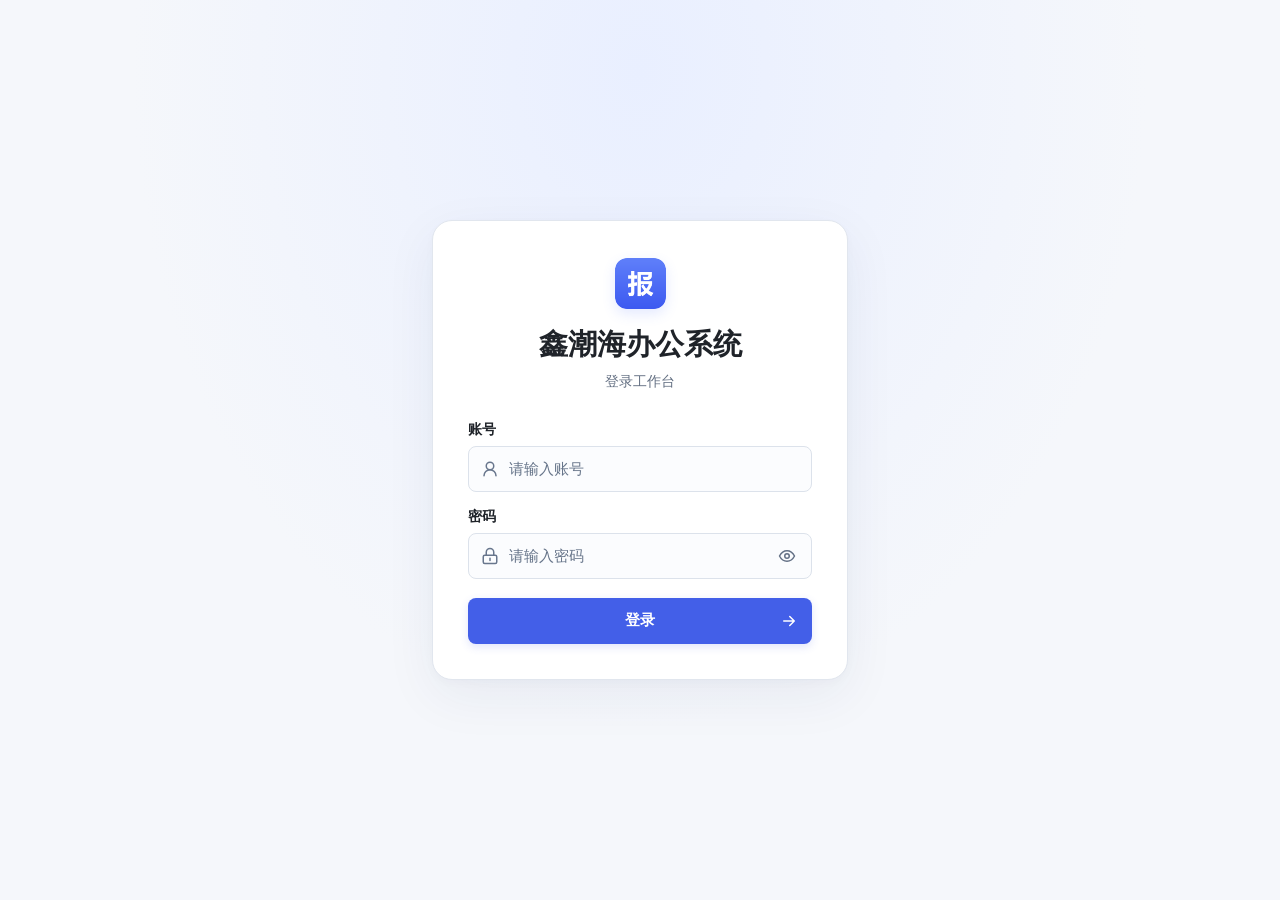
<file: frontend/index.html>
﻿<!DOCTYPE html>
<html lang="zh-CN">

<head>
  <meta charset="UTF-8">
  <meta name="viewport" content="width=device-width, initial-scale=1.0">
  <title>鑫潮海办公系统</title>
  <meta name="theme-color" content="#4d6bfe">
  <link rel="manifest" href="manifest.json">
  <link rel="icon" type="image/png" href="icon-192.png">
  <link rel="apple-touch-icon" href="icon-192.png">
  <link rel="stylesheet" href="styles.css?v=20261120-fix43">
</head>

<body>

  <!-- 登录 -->
  <main id="login-view" class="login-wrap hidden">
    <section class="login-card" aria-labelledby="login-title">
      <header class="login-heading">
        <img class="login-mark" src="icon-192.png" alt="" width="51" height="51">
        <h1 id="login-title">鑫潮海办公系统</h1>
        <p>登录工作台</p>
      </header>
      <form id="login-form" class="login-form" method="post" novalidate>
        <div class="login-field">
          <label for="login-user">账号</label>
          <div class="login-input">
            <svg viewBox="0 0 24 24" width="18" height="18" fill="none" stroke="currentColor" stroke-width="2" stroke-linecap="round" aria-hidden="true"><circle cx="12" cy="8" r="5"/><path d="M20 21a8 8 0 0 0-16 0"/></svg>
            <input id="login-user" autocomplete="username" autocapitalize="none" spellcheck="false" placeholder="请输入账号" required>
          </div>
        </div>
        <div class="login-field">
          <label for="login-pass">密码</label>
          <div class="login-input">
            <svg viewBox="0 0 24 24" width="18" height="18" fill="none" stroke="currentColor" stroke-width="2" stroke-linecap="round" aria-hidden="true"><rect x="3" y="11" width="18" height="11" rx="2"/><path d="M7 11V7a5 5 0 0 1 10 0v4M12 15v3"/></svg>
            <input id="login-pass" type="password" autocomplete="current-password" placeholder="请输入密码" required>
            <button id="login-pass-toggle" class="login-pass-toggle" type="button" aria-label="显示密码" title="显示密码" aria-controls="login-pass">
              <svg class="login-eye-open" viewBox="0 0 24 24" width="18" height="18" fill="none" stroke="currentColor" stroke-width="2" stroke-linecap="round" stroke-linejoin="round" aria-hidden="true"><path d="M2 12s3.6-7 10-7 10 7 10 7-3.6 7-10 7-10-7-10-7Z"/><circle cx="12" cy="12" r="3"/></svg>
              <svg class="login-eye-closed" viewBox="0 0 24 24" width="18" height="18" fill="none" stroke="currentColor" stroke-width="2" stroke-linecap="round" stroke-linejoin="round" aria-hidden="true"><path d="M3 3l18 18M10.6 5.1c.5-.1.9-.1 1.4-.1 6.4 0 10 7 10 7a13.6 13.6 0 0 1-2.5 3.3M6.1 6.1A15 15 0 0 0 2 12s3.6 7 10 7c1.9 0 3.6-.6 5-1.4M9.9 9.9a3 3 0 0 0 4.2 4.2"/></svg>
            </button>
          </div>
        </div>
        <p id="login-err" class="login-error" role="alert"></p>
        <button id="login-btn" class="login-submit" type="submit">
          <span id="login-btn-label">登录</span>
          <svg class="login-arrow" viewBox="0 0 24 24" width="18" height="18" fill="none" stroke="currentColor" stroke-width="2" stroke-linecap="round" stroke-linejoin="round" aria-hidden="true"><path d="M5 12h14m-6-6 6 6-6 6"/></svg>
        </button>
      </form>
    </section>
  </main>

  <!-- 主界面 -->
  <div id="app-view" class="app hidden">
    <aside class="sidebar">
      <div class="side-title">🛠️ 鑫潮海办公系统</div>
      <div class="side-duo">
        <button id="new-chat" class="new-chat-btn">新建报价</button>
        <button id="btn-prices" class="new-chat-btn side-btn price-entry">配件价格表</button>
      </div>
      <button id="btn-stock" class="side-btn">📦 库存表</button>
      <button id="btn-recv" class="side-btn">🧾 应收明细</button>
      <button id="btn-inv" class="side-btn">📊 发票进项统计</button>
      <button id="btn-fav" class="side-btn">🔖 网页收藏夹</button>
      <button id="btn-apps" class="side-btn">🚀 应用收藏夹</button>
      <button id="btn-dispatch" class="side-btn">🗓️ 外派预约</button>
      <button id="btn-perf" class="side-btn">📈 业绩报表</button>
      <button id="btn-todo" class="side-btn">✅ 代办事项</button>
      <button id="btn-pay" class="side-btn">💰 款项统计</button>
      <button id="btn-io" class="side-btn">📥 出入库</button>
      <div class="side-label">历史报价</div>
      <div id="history-list" class="history-list"></div>
      <div class="side-footer">
        <div id="whoami" class="whoami"></div>
        <button id="btn-exit-imp" class="side-btn side-btn-warn hidden">🚪 退出模拟（返回 admin）</button>
        <button id="btn-settings" class="side-btn">⚙️ 设置</button>
        <button id="btn-change-pass" class="side-btn">修改密码</button>
        <button id="btn-admin" class="side-btn hidden">账号管理</button>
        <button id="btn-logout" class="side-btn">退出登录</button>
      </div>
    </aside>

    <main class="chat-main">
      <!-- 对话页 -->
      <div id="chat-page" class="chat-page">
        <div id="messages" class="messages"></div>
        <div class="input-bar">
          <textarea id="input" rows="1" placeholder="输入需求，Enter 发送 / Shift+Enter 换行&#10;"></textarea>
          <button id="send">发送</button>
        </div>
      </div>
      <!-- 配件价格表页 -->
      <div id="price-page" class="price-page hidden">
        <div class="price-toolbar">
          <div id="price-tabs" class="price-tabs"></div>
          <input id="price-search" class="price-search" placeholder="搜索：型号 / 容量 / 接口 等关键词">
        </div>
        <div id="price-content" class="price-content"></div>
      </div>
      <!-- 库存表页（与报价无关） -->
      <div id="stock-page" class="price-page hidden">
        <div class="price-toolbar">
          <div id="stock-info" class="stock-info"></div>
          <input id="stock-search" class="price-search" placeholder="搜索货品名称">
        </div>
        <div id="stock-content" class="price-content"></div>
      </div>
      <!-- 应收明细页（每人只看自己经手的数据） -->
      <div id="recv-page" class="price-page hidden">
        <div class="price-toolbar">
          <div id="recv-info" class="stock-info"></div>
          <div id="recv-filter" class="recv-filter"></div>
        </div>
        <div id="recv-content" class="price-content"></div>
      </div>
      <!-- 发票进项统计页（admin/库存上传员导入，所有登录用户可见，无导出） -->
      <div id="inv-page" class="price-page hidden">
        <div class="price-toolbar">
          <div id="inv-info" class="stock-info"></div>
          <input id="inv-search" class="price-search" placeholder="搜索货物名称/型号">
        </div>
        <div id="inv-content" class="price-content"></div>
      </div>
      <!-- 网页收藏夹页（admin 可管理，所有人可见可点击） -->
      <div id="fav-page" class="price-page hidden">
        <div class="price-toolbar">
          <div id="fav-info" class="stock-info"></div>
        </div>
        <div id="fav-content" class="price-content"></div>
      </div>
      <!-- 应用收藏夹页（每人维护自己的列表；桌面版点击启动本机应用/跳默认浏览器） -->
      <div id="apps-page" class="price-page hidden">
        <div class="price-toolbar">
          <div id="apps-info" class="stock-info"></div>
          <input id="apps-search" class="price-search" placeholder="搜索应用名称">
        </div>
        <div id="apps-content" class="price-content"></div>
      </div>
      <!-- 外派预约申请页（每人提交/改自己的；批准仅 admin） -->
      <div id="dispatch-page" class="price-page hidden">
        <div class="price-toolbar">
          <div id="dispatch-info" class="stock-info"></div>
          <input id="dispatch-search" class="price-search" placeholder="搜索：客户 / 地址 / 事宜 / 申请人">
        </div>
        <div id="dispatch-content" class="price-content"></div>
      </div>
      <!-- 业绩报表页（admin 导入经营分析表；业务员只看自己行；月业绩统计 / 月到款考核两栏） -->
      <div id="perf-page" class="price-page hidden">
        <div class="price-toolbar">
          <div id="perf-info" class="stock-info"></div>
        </div>
        <div id="perf-content" class="price-content"></div>
      </div>
      <!-- 代办事项页（每人个人数据；完成后进历史） -->
      <div id="todo-page" class="price-page hidden">
        <div class="price-toolbar">
          <div id="todo-info" class="stock-info"></div>
        </div>
        <div id="todo-content" class="price-content"></div>
      </div>
      <!-- 款项统计页（admin 维护；非 admin 只看经手人是自己的行） -->
      <div id="pay-page" class="price-page hidden">
        <div class="price-toolbar">
          <div id="pay-info" class="stock-info"></div>
        </div>
        <div id="pay-content" class="price-content"></div>
      </div>
      <!-- 出入库页（序列号=上传的 Excel 工作簿；每个工作表=一个分表；可见/可编辑按分表勾名单） -->
      <div id="io-page" class="price-page hidden">
        <div class="price-toolbar">
          <div id="io-info" class="stock-info"></div>
        </div>
        <div id="io-content" class="price-content"></div>
      </div>
    </main>

    <!-- 手机底部导航（≤768px 才显示；点击转发到侧栏对应按钮，逻辑零重复） -->
    <div id="mobile-mask" class="mobile-mask hidden"></div>
    <nav id="mobile-nav" class="mobile-nav">
      <button class="mnav-btn" data-target="new-chat">💬<span>报价</span></button>
      <button class="mnav-btn" data-target="btn-stock">📦<span>库存</span></button>
      <button class="mnav-btn" data-target="btn-recv">🧾<span>应收</span></button>
      <button class="mnav-btn" id="mnav-drawer">☰<span>更多</span></button>
    </nav>
  </div>

  <!-- 弹窗 -->
  <div id="modal-mask" class="modal-mask hidden">
    <div class="modal-box" id="modal-box">
      <div class="modal-head">
        <span id="modal-title"></span>
        <button id="modal-close">✕</button>
      </div>
      <div id="modal-body" class="modal-body"></div>
    </div>
  </div>

  <script src="config.js?v=20261120-fix43"></script>
  <script src="xlsx.full.min.js?v=20261120-fix43"></script>
  <script src="app.js?v=20261120-fix43"></script>
  <script>
    // PWA：注册 Service Worker（仅 https 或 localhost 生效；用 file:// 本地打开时自动跳过，不影响任何现有功能）
    if ('serviceWorker' in navigator && (location.protocol === 'https:' || ['localhost', '127.0.0.1'].indexOf(location.hostname) !== -1)) {
          window.addEventListener('load', function () { navigator.serviceWorker.register('sw.js?v=20261120-fix43').catch(function () {}); });
    }
  </script>
</body>

</html>
</file>
<file: frontend/styles.css>
/* ===== 基础 ===== */
* { box-sizing: border-box; margin: 0; padding: 0; }
html, body { height: 100%; }
body {
  font-family: -apple-system, BlinkMacSystemFont, "Segoe UI", "PingFang SC", "Microsoft YaHei", sans-serif;
  color: #1f2329;
  background: #fff;
}
.hidden { display: none !important; }
button { cursor: pointer; font-family: inherit; }
input, textarea { font-family: inherit; outline: none; }

/* ===== 登录 ===== */
.login-wrap {
  display: grid;
  min-height: 100%;
  place-items: center;
  padding: 26px 20px;
  background: radial-gradient(ellipse at 50% 8%, #e9efff, #f5f7fb 56%);
}
.login-card {
  width: min(100%, 416px);
  padding: 37px 35px 35px;
  border: 1px solid #e1e6ee;
  border-radius: 20px;
  background: #fff;
  box-shadow: 0 16px 52px #24335a10, 0 3px 10px #24335a06;
}
.login-heading { margin-bottom: 29px; text-align: center; }
.login-mark {
  display: block;
  margin: 0 auto 16px;
  border-radius: 12px;
  box-shadow: 0 5px 13px #4d6bfe26;
}
.login-heading h1 { font-size: clamp(23px, 5vw, 29px); line-height: 1.35; font-weight: 750; }
.login-heading p { margin-top: 6px; color: #636f82; font-size: 14px; line-height: 1.5; }
.login-form { display: grid; gap: 16px; }
.login-field { display: grid; gap: 7px; }
.login-field label { font-size: 14px; font-weight: 650; }
.login-input {
  display: flex;
  align-items: center;
  min-height: 46px;
  gap: 10px;
  padding-inline: 12px 8px;
  border: 1px solid #dce2eb;
  border-radius: 8px;
  background: #fbfcfe;
  color: #68768d;
  transition: border-color .16s ease, box-shadow .16s ease, background-color .16s ease;
}
.login-input:hover { border-color: #b9c3d4; }
.login-input:focus-within { border-color: #4d6bfe; background: #fff; box-shadow: 0 0 0 3px #4d6bfe21; }
.login-input > svg { flex: none; }
.login-input input {
  flex: 1;
  width: 0;
  min-height: 44px;
  padding: 0;
  border: 0;
  outline: 0;
  background: transparent;
  color: #1f2329;
  font-size: 15px;
}
.login-input input::placeholder { color: #67758a; }
.login-input input::-ms-reveal, .login-input input::-ms-clear { display: none; }
.login-pass-toggle {
  display: grid;
  flex: none;
  width: 32px;
  height: 32px;
  place-items: center;
  border: 0;
  border-radius: 6px;
  color: #637085;
  background: transparent;
}
.login-pass-toggle:hover:not(:disabled) { color: #3d55cc; background: #eef2ff; }
.login-pass-toggle:disabled { opacity: .55; }
.login-pass-toggle .login-eye-closed, .login-pass-toggle[data-visible="true"] .login-eye-open { display: none; }
.login-pass-toggle[data-visible="true"] .login-eye-closed { display: block; }
.login-error {
  padding: 8px 10px;
  border: 1px solid #f1d6db;
  border-radius: 7px;
  color: #a52f42;
  background: #fff5f6;
  font-size: 13px;
  line-height: 1.45;
}
.login-error:empty { display: none; }
.login-submit {
  position: relative;
  display: flex;
  min-height: 46px;
  align-items: center;
  justify-content: center;
  margin-top: 3px;
  padding: 9px 38px;
  border: 0;
  border-radius: 8px;
  color: #fff;
  background: #435fe8;
  box-shadow: 0 3px 8px #435fe829;
  font-size: 15px;
  font-weight: 650;
  transition: background-color .16s ease, box-shadow .16s ease;
}
.login-submit:hover:not(:disabled) { background: #394fcf; box-shadow: 0 4px 11px #435fe840; }
.login-submit:disabled { cursor: default; background: #435acb; }
.login-submit .login-arrow, .login-submit:disabled::after { position: absolute; right: 14px; }
.login-submit:disabled .login-arrow { display: none; }
.login-submit:disabled::after {
  content: "";
  width: 16px;
  height: 16px;
  border: 2px solid #ffffff60;
  border-top-color: #fff;
  border-radius: 50%;
  animation: login-spin .8s linear infinite;
}
.login-submit:focus-visible, .login-pass-toggle:focus-visible { outline: 2px solid #4d6bfe; outline-offset: 3px; }
@keyframes login-spin { to { transform: rotate(360deg); } }
@media (max-width: 450px) {
  .login-wrap { padding: 20px 15px; }
  .login-card { padding: 28px 24px; border-radius: 16px; }
  .login-heading { margin-bottom: 24px; }
  .login-input input { font-size: 16px; }
}
@media (prefers-reduced-motion: reduce) {
  .login-input, .login-submit { transition: none; }
  .login-submit:disabled::after { animation: none; }
}

/* ===== 布局 ===== */
.app { display: flex; height: 100%; }

/* 侧栏 */
.sidebar {
  width: 264px; flex-shrink: 0;
  background: #1e1f20; color: #cfcfcf;
  display: flex; flex-direction: column;
  padding: 14px 12px 12px;
}
.side-title { font-size: 15px; color: #fff; padding: 4px 6px 14px; }
.new-chat-btn {
  width: 100%; padding: 10px;
  border: 1px solid #3a3b3d; border-radius: 10px;
  background: transparent; color: #e6e6e6; font-size: 14px;
  transition: background .15s;
}
.new-chat-btn:hover { background: #2c2d2f; }
/* 侧栏顶行两格：两键统一样式（同「新建报价」带框风格）；省出一行，下面四项自动上移 */
.side-duo { display: flex; gap: 8px; align-items: stretch; }
.side-duo .new-chat-btn, .side-duo .side-btn {
  flex: 1; width: auto; padding: 10px 4px;
  display: flex; align-items: center; justify-content: center; white-space: nowrap;
  border: 1px solid #3a3b3d; border-radius: 10px;
  background: transparent; color: #e6e6e6; font-size: 14px;
  text-align: center;
}
.side-duo .side-btn:hover { background: #2c2d2f; color: #fff; }
.side-label { font-size: 12px; color: #7a7a7a; margin: 16px 6px 6px; }
.history-list { flex: 1; overflow-y: auto; }
.history-item {
  padding: 9px 10px; border-radius: 8px; cursor: pointer;
  font-size: 13px; margin-bottom: 4px;
}
.history-item:hover { background: #2c2d2f; }
.history-item .hi-title { color: #ddd; white-space: nowrap; overflow: hidden; text-overflow: ellipsis; }
.history-item .hi-sub { color: #8a8a8a; font-size: 12px; margin-top: 2px; }
.side-footer { border-top: 1px solid #333; padding-top: 10px; }
.whoami { font-size: 13px; color: #ddd; padding: 2px 6px 8px; }
.whoami .badge {
  display: inline-block; margin-left: 6px; padding: 1px 6px;
  font-size: 11px; border-radius: 6px;
  background: #4d6bfe; color: #fff;
}
.side-btn {
  display: block; width: 100%; text-align: left;
  padding: 8px 6px; border: none; border-radius: 8px;
  background: transparent; color: #b9b9b9; font-size: 13px;
}
.side-btn:hover { background: #2c2d2f; color: #fff; }

/* 对话区 */
.chat-main { flex: 1; display: flex; flex-direction: column; min-width: 0; background: #fff; }
.messages { flex: 1; overflow-y: auto; padding: 28px 0 12px; }
.msg { display: flex; margin: 0 48px 22px; gap: 12px; }
.msg.user { justify-content: flex-end; }
.bubble {
  max-width: 72%; padding: 10px 14px;
  background: #f3f4f6; border-radius: 12px;
  font-size: 15px; line-height: 1.65; white-space: pre-wrap; word-break: break-word;
}
.assistant-content { flex: 1; min-width: 0; max-width: 820px; }
.avatar {
  width: 30px; height: 30px; flex-shrink: 0;
  border-radius: 50%; background: #4d6bfe; color: #fff;
  font-size: 12px; display: flex; align-items: center; justify-content: center;
}
.reply-text { font-size: 15px; line-height: 1.7; white-space: pre-wrap; word-break: break-word; }

.typing { display: inline-flex; gap: 5px; padding: 6px 0; }
.typing i {
  width: 7px; height: 7px; border-radius: 50%;
  background: #b9bcc4; animation: blink 1.2s infinite;
}
.typing i:nth-child(2) { animation-delay: .2s; }
.typing i:nth-child(3) { animation-delay: .4s; }
@keyframes blink { 0%,80%,100% { opacity:.25 } 40% { opacity:1 } }

/* ===== 报价卡片 ===== */
.quote-card {
  margin-top: 12px; border: 1px solid #e5e7eb; border-radius: 12px;
  background: #fafafa; overflow: hidden;
}
.qc-head {
  display: flex; justify-content: space-between; align-items: center;
  padding: 10px 14px; background: #f0f2f5; border-bottom: 1px solid #e5e7eb;
}
.qc-machine { font-weight: 600; font-size: 14px; }
.qc-total { font-weight: 700; color: #d93025; font-size: 15px; }
.qc-tabs { display: flex; gap: 6px; padding: 10px 14px 0; }
.qc-tab {
  padding: 5px 14px; font-size: 13px;
  border: 1px solid #d9dce1; border-bottom: none;
  border-radius: 8px 8px 0 0; background: #eceef1; color: #555;
}
.qc-tab.active { background: #fff; color: #1f2329; font-weight: 600; }
.qc-pane { padding: 12px 14px 4px; background: #fff; border-top: 1px solid #e5e7eb; }
.simple-pre {
  font-family: Consolas, Menlo, monospace; font-size: 13.5px; line-height: 1.7;
  white-space: pre-wrap; word-break: break-word;
  background: #f7f8fa; border: 1px solid #e5e7eb; border-radius: 8px; padding: 10px 12px;
}
.qc-pane table { width: 100%; border-collapse: collapse; font-size: 13.5px; }
.qc-pane th, .qc-pane td {
  border: 1px solid #e5e7eb; padding: 7px 9px; text-align: left; vertical-align: top;
}
.qc-pane th { background: #f7f8fa; font-weight: 600; white-space: nowrap; }
.qc-pane td.num, .qc-pane th.num { text-align: right; white-space: nowrap; }
.qc-pane tr.total-row td { background: #fff7f0; font-weight: 700; }

.qc-sub { font-size: 13px; font-weight: 600; margin-bottom: 6px; }
.qc-sub.warn { color: #b45309; }
.qc-line { font-size: 13px; color: #555; line-height: 1.7; }
.qc-checks { padding: 10px 14px; border-top: 1px dashed #e5e7eb; }
.qc-notes { padding: 10px 14px; border-top: 1px dashed #e5e7eb; }

.qc-missing { margin-top: 12px; }
.missing-row {
  display: flex; align-items: center; gap: 8px;
  padding: 6px 0; font-size: 13px;
}
.m-name { flex: 1; color: #444; }
.m-input {
  width: 72px; padding: 5px 8px;
  border: 1px solid #d9dce1; border-radius: 6px; font-size: 13px;
}
.qc-foot {
  display: flex; gap: 8px; padding: 10px 14px 12px;
}
.qc-btn {
  padding: 6px 14px; font-size: 13px;
  border: 1px solid #d9dce1; border-radius: 8px; background: #fff; color: #333;
}
.qc-btn:hover { background: #f3f4f6; }
.qc-btn.primary { background: #4d6bfe; border-color: #4d6bfe; color: #fff; }
.qc-btn.primary:hover { background: #3d5af1; }
.qc-btn:disabled { opacity: .6; }

/* ===== 输入区 ===== */
.input-bar {
  display: flex; align-items: flex-end; gap: 10px;
  padding: 14px 48px 20px;
}
.input-bar textarea {
  flex: 1; resize: none; max-height: 160px;
  padding: 12px 14px; font-size: 15px; line-height: 1.5;
  border: 1px solid #d9dce1; border-radius: 12px;
  box-shadow: 0 2px 10px rgba(0,0,0,.04);
}
.input-bar textarea:focus { border-color: #4d6bfe; }
.input-bar button {
  padding: 11px 22px; border: none; border-radius: 12px;
  background: #4d6bfe; color: #fff; font-size: 15px;
}
.input-bar button:disabled { opacity: .55; }

/* ===== 弹窗 ===== */
.modal-mask {
  position: fixed; inset: 0; z-index: 50;
  background: rgba(0,0,0,.45);
  display: flex; align-items: center; justify-content: center;
}
.modal-box {
  width: min(680px, 92vw); max-height: 84vh;
  background: #fff; border-radius: 14px;
  display: flex; flex-direction: column; overflow: hidden;
}
.modal-box.modal-wide { width: min(1240px, 96vw); } /* 账号管理/历史记录等宽弹窗 */
.modal-head {
  display: flex; justify-content: space-between; align-items: center;
  padding: 14px 18px; border-bottom: 1px solid #eef0f2;
  font-weight: 600; font-size: 15px;
}
.modal-head button { border: none; background: transparent; font-size: 15px; color: #888; }
.modal-body { padding: 16px 18px; overflow-y: auto; font-size: 14px; }

.modal-body table { width: 100%; border-collapse: collapse; font-size: 13.5px; margin: 10px 0; }
.modal-body th, .modal-body td { border: 1px solid #e5e7eb; padding: 7px 9px; text-align: left; }
.modal-body th { background: #f7f8fa; }
.form-row { display: flex; gap: 8px; margin: 8px 0; }
.form-row input {
  flex: 1; padding: 9px 10px;
  border: 1px solid #d9dce1; border-radius: 8px; font-size: 14px;
}
.form-row button {
  padding: 9px 18px; border: none; border-radius: 8px;
  background: #4d6bfe; color: #fff; font-size: 14px;
}
.user-row { display: flex; align-items: center; padding: 9px 4px; border-bottom: 1px solid #f0f1f3; }
.user-row .u-name { flex: 1; }
.user-row .u-role { color: #888; font-size: 12px; margin-right: 12px; }
.user-row .u-del {
  padding: 4px 12px; font-size: 12px; margin-left: 8px; flex: none;
  border: 1px solid #f0c1c1; border-radius: 6px; background: #fff5f5; color: #d93025;
}
.user-row .u-del:hover { background: #ffe9e7; }
.user-row .u-del:disabled { opacity: .4; }
.modal-hint { color: #888; font-size: 12px; margin-top: 8px; }

/* 配件增删改：价格表工具条 + 编辑弹窗表单 */
.price-toolbar { margin: 10px 0; }
.item-field label {
  width: 64px; flex: none; align-self: flex-start;
  padding-top: 9px; font-size: 13px; color: #555;
}
.edit-input.wide { flex: 1; width: auto; padding: 8px 10px; border: 1px solid #d9dce1; border-radius: 8px; font-size: 14px; font-family: inherit; }
textarea.edit-input.wide { resize: vertical; line-height: 1.5; }
select.edit-input.wide { background: #fff; }
.btn-edit.danger { border-color: #f0c1c1; background: #fff5f5; color: #d93025; }
.btn-edit.danger:hover { background: #ffe9e7; }
.modal-pre {
  font-family: Consolas, Menlo, monospace; font-size: 13px; line-height: 1.7;
  white-space: pre-wrap; word-break: break-word;
  background: #f7f8fa; border: 1px solid #e5e7eb; border-radius: 8px; padding: 10px 12px;
}

/* 窄屏 */
@media (max-width: 760px) {
  .sidebar { width: 200px; }
  .msg { margin: 0 16px 20px; }
  .input-bar { padding: 12px 16px 16px; }
}

/* ===== 页面切换 / 配件价格表 ===== */
.chat-page { flex: 1; display: flex; flex-direction: column; min-height: 0; }
.price-page { flex: 1; display: flex; flex-direction: column; min-height: 0; padding: 16px 32px 20px; }
.price-toolbar { display: flex; gap: 10px; align-items: center; margin-bottom: 12px; flex-wrap: wrap; }
.price-tabs { display: flex; gap: 6px; flex-wrap: wrap; }
.price-tab { padding: 6px 14px; font-size: 13px; border: 1px solid #d9dce1; border-radius: 8px; background: #fff; color: #333; }
.price-tab:hover { background: #f3f4f6; }
.price-tab.active { background: #4d6bfe; border-color: #4d6bfe; color: #fff; }
.price-tab.disabled { opacity: .45; cursor: not-allowed; }
.price-search { padding: 7px 10px; border: 1px solid #d9dce1; border-radius: 8px; font-size: 13px; width: 240px; }
.price-content { flex: 1; overflow: auto; border: 1px solid #e5e7eb; border-radius: 10px; }
.price-content table { width: 100%; border-collapse: collapse; font-size: 13.5px; }
.price-content th, .price-content td { border-bottom: 1px solid #eef0f2; padding: 8px 12px; text-align: left; }
.price-content th { position: sticky; top: 0; background: #f7f8fa; font-weight: 600; z-index: 1; }
/* 悬浮表头向下多延伸 4px 同色遮挡条：滚动内容不再从表头底缘露出一点点 */
.price-content thead th { box-shadow: 0 4px 0 0 #f7f8fa; }
.price-content th.num, .price-content td.num { text-align: right; white-space: nowrap; }
.price-content tr.cat-row td { background: #f7f8fa; font-weight: 600; font-size: 13px; }
.price-content td.note-cell { color: #8a8a8a; font-size: 12.5px; }
.side-btn.active { background: #2c2d2f; color: #fff; }

/* 改价（仅本次报价生效） */
.btn-edit { padding: 2px 8px; font-size: 12px; border: 1px solid #d9dce1; border-radius: 6px; background: #fff; color: #333; }
.btn-edit:hover { background: #f3f4f6; }
.btn-edit.ok { border-color: #4d6bfe; color: #4d6bfe; }
.edit-input { width: 90px; padding: 3px 6px; border: 1px solid #4d6bfe; border-radius: 6px; font-size: 13px; }
.op-col { width: 96px; text-align: center; white-space: nowrap; }
.op-hint { color: #aaa; font-size: 12px; }

/* 价格表提示条 */
.price-banner {
  margin-bottom: 10px; padding: 8px 12px; font-size: 12.5px; line-height: 1.6;
  background: #fff7e6; border: 1px solid #ffe0a3; border-radius: 8px; color: #8a6116;
}
.price-banner.admin { background: #eef3ff; border-color: #c9d6ff; color: #33518f; }

/* ===== 配件增删改 / 批量编辑 / 批量导入 ===== */
.item-field label {
  width: 64px; flex: none; align-self: flex-start;
  padding-top: 9px; font-size: 13px; color: #555;
}
.edit-input.wide { flex: 1; width: auto; padding: 8px 10px; border: 1px solid #d9dce1; border-radius: 8px; font-size: 14px; font-family: inherit; }
textarea.edit-input.wide { resize: vertical; line-height: 1.5; }
select.edit-input.wide { background: #fff; }
.btn-edit.danger { border-color: #f0c1c1; background: #fff5f5; color: #d93025; }
.btn-edit.danger:hover { background: #ffe9e7; }
.batch-name { width: 100%; min-width: 160px; padding: 3px 6px; border: 1px solid #d9dce1; border-radius: 6px; font-size: 13px; }
tr.batch-changed .batch-name, tr.batch-changed .edit-input { border-color: #4d6bfe; background: #f5f8ff; }

/* 报价卡：配件名点击改 + 模糊搜索下拉 */
.qc-name-editable { cursor: pointer; border-bottom: 1px dashed #b9c0cc; }
.qc-name-editable:hover { color: #4d6bfe; }
.fz-wrap { position: relative; }
.fz-input { width: 100%; min-width: 180px; }
.fz-list {
  position: absolute; top: 100%; left: 0; z-index: 40;
  background: #fff; border: 1px solid #d9dce1; border-radius: 8px;
  min-width: 240px; max-width: 100%; max-height: 340px; overflow-y: auto;
  box-shadow: 0 8px 24px rgba(0,0,0,.12);
}
.fz-item { padding: 6px 10px; font-size: 13px; cursor: pointer; }
.fz-item:hover { background: #f3f4f6; }
.fz-price { float: right; color: #888; }
/* 模糊下拉底部：把输入内容直接加入本次报价 */
.fz-add-custom {
  display: block; width: 100%; box-sizing: border-box;
  border: none; border-top: 1px dashed #e5e7eb; background: #fbfbfc;
  color: #1a73e8; padding: 8px 10px; font-size: 12.5px;
  cursor: pointer; text-align: left; font-family: inherit;
}
.fz-add-custom:hover { background: #f0f5ff; }

/* 报价卡：单价/数量就地编辑（点击进入输入状态） */
.cell-edit { cursor: pointer; border-bottom: 1px dashed #c6c9cf; padding-bottom: 1px; }
.cell-edit:hover { color: #1a73e8; border-bottom-color: #1a73e8; }

/* 报价卡：从总表选择配件弹窗 */
.total-pick-list { max-height: 340px; overflow-y: auto; border: 1px solid #e5e7eb; border-radius: 8px; margin-top: 10px; }
.total-pick-row { cursor: pointer; }
.total-pick-row:hover { background: #f0f5ff; }

/* 批量导入勾选列表 */
.imp-list {
  max-height: 280px; overflow-y: auto;
  border: 1px solid #e5e7eb; border-radius: 8px; margin: 8px 0;
}
.imp-row { display: flex; gap: 8px; align-items: center; padding: 6px 10px; border-bottom: 1px solid #f0f1f3; font-size: 13px; }
.imp-row:last-child { border-bottom: none; }
.imp-row label { flex: 1; cursor: pointer; }
.imp-group { padding: 5px 10px; background: #f7f8fa; font-weight: 600; font-size: 12.5px; color: #555; display: flex; gap: 6px; align-items: center; }
.imp-group input { cursor: pointer; }

/* 总表批量编辑：待删行 */
tr.batch-del .batch-name, tr.batch-del .edit-input { text-decoration: line-through; color: #b0b3b8; background: #fff5f5; }
tr.batch-del td { background: #fff5f5; }

/* 历史列表删除按钮 */
.history-item { position: relative; }
.hi-del {
  position: absolute; right: 8px; top: 50%; transform: translateY(-50%);
  border: none; background: transparent; color: #c4c7cc; font-size: 14px;
  cursor: pointer; padding: 4px 6px; line-height: 1;
}
.hi-del:hover { color: #d93025; }

/* 新增配件按钮固定：价格表往下滚也一直可点 */
.price-content .price-toolbar {
  position: sticky; top: 0; z-index: 30;
  background: #fff; padding: 10px 4px;
  margin: 0 0 8px; border-bottom: 1px solid #eef0f2;
}

/* 模糊匹配下拉：无匹配时的提示行 */
.fz-hint { padding: 6px 10px; font-size: 12px; color: #98a2b3; }

/* 选型规则编辑 */
/* 选型规则编辑框：与弹窗内容区对齐（占满整行；提高优先级压过 .edit-input.wide 的 width:auto） */
.rules-ta { font-family: inherit; line-height: 1.6; }
.edit-input.wide.rules-ta { display: block; width: 100%; box-sizing: border-box; resize: vertical; }

/* 报价表合计金额行 */
.qc-total-row td { border-top: 2px solid #d9dce1; font-weight: 600; background: #fbfbfc; }
.qc-total-num { color: #d93025; font-size: 14px; }

/* ===== 库存表（独立于报价） ===== */
.stock-info { flex: 1; min-width: 260px; }
.stock-import-time { color: #666; font-size: 12.5px; }
.stock-toolbar { display: flex; gap: 8px; align-items: center; margin-bottom: 10px; flex-wrap: wrap; }
.stock-hint { color: #999; font-size: 12px; }
/* 工具栏按钮统一风格 */
.stock-toolbar button {
  padding: 6px 14px; font-size: 13px;
  border: 1px solid #d9dce1; border-radius: 8px;
  background: #fff; color: #333; cursor: pointer;
}
.stock-toolbar button:hover { background: #f3f4f6; }
.stock-toolbar button.primary { background: #4d6bfe; border-color: #4d6bfe; color: #fff; }
.stock-toolbar button.primary:hover { background: #3d5af1; }
.stock-toolbar button.danger { background: #fff; border-color: #f0b9b9; color: #d93025; }
.stock-toolbar button.danger:hover { background: #fdecec; }
/* 批量修改时表格内的输入框 */
.stock-cell-input { width: 90px; padding: 4px 6px; font-size: 12.5px; }
.stock-cell-input.wide { width: 96%; }
/* 表格格子线：每格有完整边框，格内文字居中 */
.price-content .stock-table th, .price-content .stock-table td {
  border: 1px solid #e3e5e9;
  text-align: center;
  vertical-align: middle;
}
.price-content .stock-table th { background: #f7f8fa; }
/* 列宽：货品名称加宽、备注列自动占满剩余宽度 */
.stock-table .col-name { width: 560px; }
.stock-table .col-num { width: 90px; }
.stock-table .col-check { width: 40px; }
/* 库存表/应收明细/发票进项统计用固定表格布局：列宽规则是硬性的（auto 布局下浏览器只当建议，视觉几乎不变）。
   fixed 布局下「没设宽度的列」平分剩余空间——库存表的两条备注列（均分）、应收表的附加说明（独占剩余）、
   进项表的型号列（独占剩余）就是这么工作的 */
#stock-content .stock-table, #recv-content .stock-table, #inv-content .stock-table { width: 100%; table-layout: fixed; }
/* 发票进项统计：剩余数量列窄列 */
.stock-table .col-inv-rem { width: 110px; }
.stock-table td.col-inv-model-t { text-align: left; padding-left: 10px; word-break: break-word; }
/* 剩余数量 ≤0 的行：整行淡红底，剩余数量数字标红加粗（与库存表零库存标红一致） */
tr.inv-row-zero td { background: #fdf2f2; }
tr.inv-row-zero td.num { color: #d93025; font-weight: 700; }
/* 货品名称列向左对齐（表头与内容） */
.stock-table th.col-name, .stock-table td.col-name-t { text-align: left; padding-left: 10px; word-break: break-word; }
/* 批量修改：悬浮保存条（滚动后仍可点击） */
.stock-toolbar.sticky {
  position: sticky; top: 0; z-index: 40;
  background: #fff; padding: 8px 12px; border-radius: 10px;
  box-shadow: 0 2px 10px rgba(31, 41, 55, 0.12);
}
/* 库存页：表头悬浮在工具栏正下方（工具栏实际高度由 JS 写入 --stock-bar-h，避免重叠/露缝） */
#stock-content.has-toolbar thead th { top: var(--stock-bar-h, 46px); }
/* 批量修改中被标记删除的行：红色底 + 名称划线 */
tr.stock-row-del td { background: #fdecec; }
tr.stock-row-del td.col-name-t { color: #b0b3b8; text-decoration: line-through; }
/* 库存量为 0 的行：整行淡红底，库存量数字标红加粗 */
tr.stock-row-zero td { background: #fdf2f2; }
tr.stock-row-zero td.col-qty { color: #d93025; font-weight: 700; }
/* 应收明细：日期距今超过两个月的行（淡红底 + 日期红字加粗，样式同零库存行） */
tr.recv-row-overdue td { background: #fdf2f2; }
tr.recv-row-overdue td.col-date-t { color: #d93025; font-weight: 700; }
/* 网页收藏夹（与库存/应收同风格：格子线表格 + 固定布局；字号更大） */
#fav-content .stock-table th, #fav-content .stock-table td {
  border: 1px solid #e3e5e9; text-align: center; vertical-align: middle; padding: 11px 12px; font-size: 15px;
}
#fav-content .stock-table th { background: #f7f8fa; font-weight: 600; }
#fav-content .stock-table { width: 100%; table-layout: fixed; }
#fav-content td { word-break: break-word; }
#fav-content .col-fav-name { width: 280px; }
#fav-content .col-fav-name-t { text-align: left; padding-left: 12px; }
#fav-content .col-fav-op { width: 110px; }
#fav-content .col-fav-handle { width: 52px; }
#fav-content .col-fav-vis { width: 150px; }
/* 可见人员弹窗里的成员行（弹窗结构复用全局 .modal-box） */
.fav-vis-btn {
  padding: 4px 10px; font-size: 12.5px;
  border: 1px solid #d9dce1; border-radius: 6px; background: #fff; color: #444;
}
.fav-vis-btn:hover { border-color: #4d6bfe; color: #4d6bfe; }
.fav-vis-item {
  display: flex; align-items: center; gap: 7px;
  padding: 7px 6px; font-size: 13.5px; border-radius: 6px; cursor: pointer;
}
.fav-vis-item:hover { background: #f5f8ff; }
.fav-vis-all { font-weight: 600; border-bottom: 1px solid #eef0f2; border-radius: 0; padding-bottom: 9px; margin-bottom: 4px; }
.fav-vis-role { color: #999; font-size: 11.5px; margin-left: auto; }
.fav-link { color: #1a56db; text-decoration: none; }
.fav-link:hover { text-decoration: underline; }
.fav-url-t { text-align: left; color: #555; }
.fav-del {
  padding: 4px 12px; font-size: 13px;
  border: 1px solid #f0c1c1; border-radius: 6px; background: #fff5f5; color: #d93025;
}
.fav-del:hover { background: #ffe9e7; }
.fav-handle { cursor: grab; color: #b6bac2; font-size: 18px; user-select: none; letter-spacing: 1px; }
.fav-handle:active { cursor: grabbing; color: #4d6bfe; }
.ns-search-row { display: flex; justify-content: flex-end; margin: 0 0 8px; }
.ns-search-row .ns-search { width: 230px; padding: 8px 11px; border: 1px solid #d9dce1; border-radius: 8px; font-size: 13px; outline: none; }
.ns-search-row .ns-search:focus { border-color: #4d6bfe; }
.nostock-table .col-drag { width: 36px; text-align: center; white-space: nowrap; }
.nostock-table .drag-ns { cursor: grab; user-select: none; color: #98a3b3; font-size: 16px; padding: 0 6px; display: inline-block; touch-action: none; }
.nostock-table .drag-ns:active { cursor: grabbing; color: #4d6bfe; }
.nostock-table tr.dragging td { opacity: .45; }

/* ---------- 代办事项（参考独立设计稿融合：卡片式 + 标签页 + 圆形对勾 + 拖动排序） ---------- */
.todo-composer { display: flex; gap: 10px; padding: 10px; background: #fff; border: 1px solid #edf0f3; border-radius: 14px; box-shadow: 0 3px 14px rgba(32, 37, 45, .05); }
/* 「＋添加」按钮：与应用工具栏按钮统一风格（同 .stock-toolbar button.primary：扁平主色、8px 圆角、hover 加深） */
.todo-add-btn { flex: none; padding: 6px 16px; font-size: 13px; border: 1px solid #4d6bfe; border-radius: 8px; background: #4d6bfe; color: #fff; cursor: pointer; font-family: inherit; transition: background .15s; }
.todo-add-btn:hover { background: #3d5af1; }
.todo-add-btn:active { background: #3d5af1; }
.todo-composer input { flex: 1; min-width: 0; border: 0; outline: 0; padding: 8px 10px; font: inherit; color: #20252d; background: transparent; }
.todo-composer input::placeholder { color: #a9afb8; }
.todo-card { margin-top: 16px; overflow: hidden; background: #fff; border: 1px solid #edf0f3; border-radius: 14px; box-shadow: 0 3px 14px rgba(32, 37, 45, .05); }
.todo-toolbar { display: flex; align-items: center; gap: 5px; padding: 13px 16px; border-bottom: 1px solid #edf0f3; }
.todo-count { margin-right: auto; color: #89909b; font-size: 13px; }
.todo-filter { padding: 6px 12px; border: 0; border-radius: 7px; background: transparent; color: #737b87; font-size: 13px; cursor: pointer; font-family: inherit; }
.todo-filter:hover { background: #f4f6fa; }
.todo-filter.active { background: #eef2ff; color: #4d6bfe; font-weight: 600; }
.todo-row { display: flex; align-items: center; gap: 12px; min-height: 52px; padding: 10px 17px; border-bottom: 1px solid #edf0f3; }
.todo-row:last-child { border-bottom: 0; }
.todo-handle { flex: none; border: 0; background: transparent; color: #aab0ba; padding: 5px 2px; cursor: grab; font-size: 18px; line-height: 1; user-select: none; font-family: inherit; }
.todo-handle:active { cursor: grabbing; }
.todo-handle:hover { color: #4d6bfe; }
.todo-row.dragging { opacity: .4; }
.todo-check { display: grid; place-items: center; flex: none; width: 20px; height: 20px; border: 1.5px solid #d4d9e1; border-radius: 50%; background: #fff; color: #fff; padding: 0; cursor: pointer; font-size: 12px; line-height: 1; font-family: inherit; }
.todo-check:hover { border-color: #4d6bfe; }
.todo-row.done-row .todo-check { border-color: #4d6bfe; background: #4d6bfe; }
.todo-body { flex: 1; min-width: 0; }
.todo-text { overflow-wrap: anywhere; font-size: 14px; color: #20252d; }
.todo-row.done-row .todo-text { color: #a5abb4; text-decoration: line-through; }
.todo-meta { margin-top: 3px; color: #a5abb4; font-size: 12px; }
.todo-del { border: 0; background: transparent; color: #aab0ba; padding: 5px 7px; font-size: 18px; line-height: 1; cursor: pointer; font-family: inherit; }
.todo-del:hover { color: #e05c5c; }
.todo-empty { padding: 40px 16px; text-align: center; color: #a1a7b0; font-size: 14px; }
.todo-foot { display: flex; justify-content: space-between; gap: 12px; padding: 12px 16px; border-top: 1px solid #edf0f3; color: #89909b; font-size: 12px; }

#fav-content tr.dragging td { opacity: .45; }
#fav-content tr.drag-over td { background: #f5f8ff; border-top: 2px solid #4d6bfe; }

/* ---------- 出入库（序列号=Excel 工作簿；每个工作表=一个分表；时间正序，新行在末尾） ---------- */
/* 分表标签复用 .price-tab（同业绩报表 月业绩/月到款 形式） */
.io-table-wrap { overflow: auto; max-height: 62vh; border: 1px solid #d9dce1; border-radius: 8px; background: #fff; }
/* 出入库页：表格区撑满页面剩余高度（不再 62vh 限高留白），提示行固定在下方 */
#io-content { flex: 1; display: flex; flex-direction: column; min-height: 0; }
#io-content .io-table-wrap { flex: 1; min-height: 260px; max-height: none; }
/* 悬浮表头缝隙修复：collapse 下 sticky 表头的下边框会脱节露字 → 改 separate；再叠加全局 4px 遮挡条 */
.io-table { min-width: 100%; border-collapse: separate; border-spacing: 0; }
#io-content .io-table thead th { box-shadow: 0 4px 0 0 #f7f8fa, inset 0 -1px 0 #d5d9df; }
.io-table th.io-col-date, .io-table td.io-col-date { min-width: 118px; white-space: nowrap; }
/* 列宽：日期/时间列放得下完整日期；序号/SN 列收窄 */
.io-table th.io-col-date, .io-table td.io-col-date { min-width: 118px; white-space: nowrap; }
.io-table th.io-col-sn, .io-table td.io-col-sn { width: 64px; min-width: 48px; }
.io-meta-th { color: #89909b; font-weight: 600; }
.io-meta { color: #89909b; font-size: 12px; white-space: nowrap; }
.io-append { display: flex; flex-wrap: wrap; gap: 6px; align-items: center; margin-top: 10px; }
.io-append-input { width: 130px; }
/* 右上角「开始修改」编辑模式 */
.io-edit-btn { margin-left: auto; }
.io-saving { color: #2f6fab; font-weight: 600; background: #eaf3fb; border-radius: 6px; padding: 3px 10px; font-size: 13px; white-space: nowrap; }
.io-table td[contenteditable="true"] { cursor: text; background: #fffdf2; outline: none; }
.io-table td[contenteditable="true"]:focus { background: #fffae0; box-shadow: inset 0 0 0 2px #f0b429; }
.io-table tr.io-new-row td { background: #f6faff; color: #7c8698; }
.io-table tr.io-new-row td[contenteditable="true"]:focus { background: #eef5ff; }
.io-table tr.io-new-row td:empty::before { content: attr(data-ph); color: #b6bdc9; }
/* 日期格（编辑模式点击弹原生日历） */
.io-table td.io-date-cell { cursor: pointer; }
.io-table td.io-date-cell:hover { box-shadow: inset 0 0 0 2px #7fb1e0; }
/* 物流单号「备注」人名选择 */
.io-table td.io-name-cell { cursor: pointer; background: #f6faff; }
.io-table td.io-name-cell:hover { box-shadow: inset 0 0 0 2px #6fae7f; }
.io-name-pop { position: absolute; z-index: 50; top: 100%; left: 0; min-width: 140px; max-height: 220px; overflow: auto; background: #fff; border: 1px solid #ccd3dd; border-radius: 8px; box-shadow: 0 6px 18px rgba(30, 40, 60, .18); }
.io-name-item { padding: 7px 12px; cursor: pointer; font-size: 13px; white-space: nowrap; }
.io-name-item:hover { background: #eef5ff; }
/* 设置：邮件备份行 */
.io-mail-row { display: flex; align-items: center; gap: 8px; margin: 6px 0; }
.io-mail-label { width: 190px; flex: none; color: #4a5260; font-size: 13px; }
.io-mail-row .edit-input { flex: 1; min-width: 0; }
.io-mail-body { resize: vertical; font-family: inherit; line-height: 1.5; }
/* 发送时间滑块（半小时一档） */
.io-mail-slider { flex: 1; min-width: 120px; height: 22px; accent-color: #2f6fab; cursor: pointer; }
.io-mail-time-val { flex: none; min-width: 52px; text-align: center; font-weight: 700; color: #2f6fab; background: #eaf3fb; border-radius: 6px; padding: 2px 8px; font-size: 13px; }
/* 邮件备份按钮行：统一美化（主次分明、等高、悬停反馈） */
.io-mail-actions { display: flex; gap: 10px; flex-wrap: wrap; margin-top: 10px; }
.io-mail-btn { border-radius: 8px; padding: 8px 18px; font-size: 13.5px; font-weight: 600; border: 1px solid #c9d2de; background: #fff; color: #3c4657; cursor: pointer; transition: all .15s; }
.io-mail-btn:hover { background: #f0f4fa; border-color: #9db3cd; }
.io-mail-btn:active { transform: translateY(1px); }
.io-mail-btn.primary { background: linear-gradient(135deg, #3272b8, #2a5f9e); border-color: #2a5f9e; color: #fff; box-shadow: 0 2px 6px rgba(47, 111, 171, .25); }
.io-mail-btn.primary:hover { background: linear-gradient(135deg, #3a7dc8, #316aab); }
.io-mail-btn:disabled { opacity: .55; cursor: not-allowed; }
/* 出入库备注人名名单：整齐网格（每项=勾选框+名字一体，自动换行等宽对齐） */
.io-names-grid { display: grid; grid-template-columns: repeat(auto-fill, minmax(150px, 1fr)); gap: 6px; max-height: 220px; overflow: auto; border: 1px solid #e2e6ec; border-radius: 8px; padding: 8px; margin-bottom: 8px; background: #fafbfc; }
.io-name-chk { display: flex; align-items: center; gap: 6px; padding: 5px 8px; background: #fff; border: 1px solid #e2e6ec; border-radius: 6px; cursor: pointer; font-size: 13px; color: #3c4657; white-space: nowrap; overflow: hidden; }
.io-name-chk:hover { border-color: #9db3cd; background: #f0f4fa; }
.io-name-chk input { flex: none; }
.io-name-chk span { overflow: hidden; text-overflow: ellipsis; }
.io-name-item.io-name-clear { color: #c0392b; font-weight: 600; border-bottom: 1px dashed #e2c4c0; }
/* 分表权限弹窗：真正的表格式排版（成员名单整齐可读） */
.io-perm-grid { display: grid; gap: 0; align-items: stretch; margin: 10px 0; max-height: 46vh; overflow: auto; border: 1px solid #dfe3e9; border-radius: 8px; background: #fff; }
.io-perm-head { background: #eef3fa; color: #3c4657; font-size: 12.5px; font-weight: 700; text-align: center; padding: 8px 6px; position: sticky; top: 0; z-index: 1; box-shadow: 0 2px 0 0 #eef3fa, inset 0 -1px 0 #d8dfe8; }
.io-perm-name { font-size: 13.5px; color: #20252d; padding: 7px 12px; border-top: 1px solid #eef0f2; white-space: nowrap; overflow: hidden; text-overflow: ellipsis; }
.io-perm-cb { text-align: center; border-top: 1px solid #eef0f2; padding: 6px 0; }
.io-perm-cb input { width: 16px; height: 16px; cursor: pointer; vertical-align: middle; }
.io-perm-row { display: flex; align-items: center; gap: 10px; padding: 3px 0; }
.io-perm-sheet { flex: 1; font-size: 13.5px; color: #20252d; }
/* 设置弹窗通用按钮（保存/取消/保存人名名单等）：统一圆角质感 */
.modal-actions .io-mail-btn { min-width: 96px; }
.io-perm-row { display: flex; align-items: center; gap: 10px; padding: 3px 0; }
.io-perm-sheet { flex: 1; font-size: 13.5px; color: #20252d; }
/* 应收明细：往来客户检索框 + admin 行编辑悬停 */
.recv-client-input {
  width: 200px; padding: 6px 10px; font-size: 13px;
  border: 1px solid #d9dce1; border-radius: 8px;
}
.recv-table tbody tr.row-editable { cursor: pointer; }
.recv-table tbody tr.row-editable:hover td { background: #f5f7ff; }
/* 备注列：自动换行，占满剩余宽度 */
.stock-note { white-space: pre-wrap; word-break: break-word; }
/* 账号管理里的岗位下拉 */
.user-row select.u-role {
  border: 1px solid #d9dce1; border-radius: 6px; font-size: 12.5px;
  padding: 4px 6px; margin-right: 12px; background: #fff; color: #333;
}
.user-row select.u-role:disabled { color: #999; background: #f7f8fa; border-color: #eef0f2; }
/* 登录统计与清零 */
.user-row .u-login { color: #999; font-size: 12px; margin-right: 10px; }
/* 多余管理员警示标 */
.user-row .u-warn {
  color: #b45309; background: #fef3c7; border: 1px solid #fcd34d;
  font-size: 11.5px; padding: 2px 8px; border-radius: 999px; margin-right: 10px;
}

/* ===== 应收明细（每人只看自己经手的数据） ===== */
.recv-filter { display: flex; align-items: center; gap: 6px; }
.recv-handler-sel {
  border: 1px solid #d9dce1; border-radius: 6px; font-size: 12.5px;
  padding: 5px 8px; background: #fff; color: #333;
}
/* 列宽：日期/勾选窄、客户加宽、货品适中，附加说明占满剩余宽度 */
.recv-table .col-date { width: 100px; }
.recv-table .col-client { width: 300px; }
.recv-table .col-item { width: 250px; }
.recv-table .col-num { width: 92px; }
.recv-table .col-op { width: 92px; }
.recv-table td { word-break: break-word; }
/* 应用收藏夹 */
.apps-table .col-apps-name { width: 150px; }
.apps-table .col-apps-kind { width: 120px; }
.app-kind-badge { display: inline-block; padding: 1px 8px; border-radius: 6px; font-size: 12px; background: #eef2ff; color: #4d6bfe; white-space: nowrap; }
.app-kind-exe { background: #f0fdf4; color: #15803d; }
.app-probe-row { display: flex; flex-wrap: wrap; gap: 6px; margin: 6px 0 10px; }
.app-form-label { font-size: 12px; color: #666; margin: 8px 0 4px; display: block; }
/* 添加应用弹窗（美化版）：大横行名称输入 + 位置行 + 常用应用胶囊 */
.app-big-input {
  width: 100%; box-sizing: border-box; padding: 14px 16px;
  font-size: 15px; border: 1px solid #d9dce1; border-radius: 12px;
  background: #fafbfc; transition: border-color .15s, box-shadow .15s;
}
.app-big-input:focus { border-color: #4d6bfe; box-shadow: 0 0 0 3px rgba(77,107,254,.12); outline: none; }
.app-loc-row { display: flex; gap: 8px; }
.app-loc-row input {
  flex: 1; min-width: 0; padding: 10px 12px; font-size: 13.5px;
  border: 1px solid #d9dce1; border-radius: 10px;
}
.app-loc-row .btn-edit { white-space: nowrap; }
.app-chip { border-radius: 999px; padding: 4px 14px; }
.app-chip:hover { border-color: #4d6bfe; color: #4d6bfe; }
/* 表单弹窗通用网格（应收编辑/外派申请表单） */
.recv-edit-grid { display: grid; grid-template-columns: 1fr 1fr; gap: 10px 12px; margin: 12px 0 4px; }
.rf-field { display: flex; flex-direction: column; gap: 4px; min-width: 0; }
.rf-field.rf-wide { grid-column: 1 / -1; }
.rf-label { font-size: 12px; color: #666; }
.rf-field input {
  padding: 9px 11px; font-size: 14px;
  border: 1px solid #d9dce1; border-radius: 9px; background: #fff;
}
.rf-field input:focus { border-color: #4d6bfe; box-shadow: 0 0 0 3px rgba(77,107,254,.12); outline: none; }
.rf-field input:disabled { background: #f2f3f5; color: #666; }
/* 外派预约申请 */
.dispatch-table .col-dp-date { width: 108px; }
.dispatch-table .col-dp-by { width: 96px; }
.dispatch-table .col-dp-client { width: 180px; }
.dispatch-table .col-dp-addr { width: 220px; }
.dispatch-table .col-dp-matter { width: 150px; }
.dispatch-table .col-dp-appr { width: 96px; }
.dispatch-table .col-dp-op { width: 120px; }
.dispatch-table td { word-break: break-word; }
/* 整行底色只表达批准状态（是=蓝底 / 否=红底 / 未批=无色）；不再用淡蓝标自己的行 */
.dispatch-table tr.dp-row-yes td { background: #eef2ff; }
.dispatch-table tr.dp-row-no td { background: #fdf3f2; }
.dp-appr-btns { display: inline-flex; gap: 4px; }
.dp-appr-btn {
  min-width: 28px; padding: 2px 7px; font-size: 13px; line-height: 1.4;
  border: 1px solid #d9dce1; border-radius: 6px; background: #fff; color: #8a8a8a; cursor: pointer;
}
.dp-appr-btn:hover { border-color: #4d6bfe; }
.dp-appr-btn:disabled { cursor: default; }
.dp-appr-btn.dp-yes-btn { color: #4d6bfe; border-color: #4d6bfe; font-weight: 700; background: #eef2ff; }
.dp-appr-btn.dp-no-btn { color: #b3423a; border-color: #b3423a; font-weight: 700; background: #fdf3f2; }
.dp-appr-btn.dp-null-btn { color: #8a8a8a; background: #fff; border-color: #e5e7eb; }
.dp-appr-text.dp-yes { color: #4d6bfe; font-weight: 600; }
.dp-appr-text.dp-no { color: #b3423a; font-weight: 600; }
.stats-table th, .stats-table td { text-align: center; } /* 统计表全部居中 */
.stats-table .col-stats-user { width: 120px; }
/* 全部历史记录弹窗（宽弹窗内的紧凑存档表） */
.history-table { font-size: 13px; }
.history-table th, .history-table td { padding: 5px 8px; white-space: nowrap; }
.history-table td.col-dp-addr-t { white-space: normal; min-width: 140px; }
/* 退出模拟按钮（模拟登录时左下角显示，醒目警示色） */
.side-btn-warn { color: #b3423a; border-color: #e4b6b1; font-weight: 600; }
.side-btn-warn:hover { background: #fdf3f2; border-color: #b3423a; }
/* 库存表：序号列（极窄、数字居中，占用货品名称空间）/ admin 修改 24h 红字 / 合计行 */
/* 注意：.price-content td 的 text-align:left 优先级更高，必须用 .stock-table .col-seq 才能赢 */
.stock-table .col-seq { width: 34px; min-width: 34px; color: #8a93a6; font-size: 12px; text-align: center; }
.stock-mod-red { color: #c0392b !important; font-weight: 600; }
.stock-total-row td { background: #f4f6fb; font-weight: 700; }
/* 库存合计：工具栏内「无库存产品统计」右侧的内联组（随工具栏悬浮常驻） */
.stock-total-inline { display: inline-flex; align-items: center; gap: 12px; margin-left: 10px; padding: 5px 12px; background: #eef3fa; border: 1px solid #d8dfe8; border-radius: 8px; font-size: 13px; font-weight: 700; color: #2c3445; white-space: nowrap; }
.stock-total-label { color: #2f6fab; }
.stock-total-item { color: #20252d; font-variant-numeric: tabular-nums; }
/* 库存页主界面工具栏悬浮（新增配件/批量修改等）：贴滚动区顶部 */
.stock-toolbar.main-sticky { top: 0; background: rgba(255, 255, 255, .96); backdrop-filter: blur(4px); border-radius: 8px; padding: 6px 8px; }
/* 无库存产品统计·批量修改：弹窗整体加宽约 100px，左右各多一窄常规列放滑块/删除；5 个数据列原宽原地编辑 */
#modal-box.ns-batch-wide { width: min(1340px, 98vw); }
.ns-edit-table td.ns-cell { cursor: text; outline: none; word-break: break-all; }
.ns-edit-table td.ns-cell:focus { background: #fbf9ef; } /* 原格编辑：无输入框无蓝框，焦点仅极淡底色 */
.ns-edit-table .drag-ns { cursor: grab; color: #7c8698; font-size: 15px; user-select: none; }
.ns-edit-table .drag-ns:active { cursor: grabbing; }
.ns-edit-table td.col-drag, .ns-edit-table th.col-drag { text-align: center; padding: 6px 2px; }
.ns-edit-table td.col-del-td, .ns-edit-table th.col-del-td { text-align: center; padding: 6px 2px; }
.ns-edit-table .fav-del { padding: 3px 7px; font-size: 13px; }
/* 价格页签：激活态悬停时保持蓝色不泛白 */
.price-tab.active:hover { background: #4d6bfe; border-color: #4d6bfe; color: #fff; }
/* 设置：侧栏拖拽排序 */
.order-list { display: flex; flex-direction: column; gap: 4px; }
.order-row { padding: 7px 12px; border: 1px solid #d9dce1; border-radius: 8px; background: #fff; cursor: grab; user-select: none; font-size: 13px; }
.order-row:hover { border-color: #4d6bfe; }
.order-row.dragging { opacity: .45; }
/* 款项统计：每人合计行加粗 */
.pay-total-row td { font-weight: 700; background: #f4f6fb; }
/* 设置：无库存权限区可收起/展开 */
.settings-collapse { display: flex; align-items: center; gap: 8px; margin: 14px 0 6px; cursor: pointer; user-select: none; font-weight: 600; font-size: 13px; color: #3a4150; }
.settings-arrow { color: #8a93a6; font-size: 12px; }
.settings-collapse:hover .settings-collapse-title { color: #4d6bfe; }
/* 业绩报表 */
.perf-block { margin-bottom: 20px; }
.perf-block-head { display: flex; align-items: center; gap: 10px; margin: 4px 0 8px; }
.perf-block-title { font-weight: 700; font-size: 14px; }
/* 业绩报表：固定表格布局与列宽——月业绩/月到款/季度表所有块逐列对齐 */
.perf-table { table-layout: fixed; width: 100%; }
.perf-table th:nth-child(1), .perf-table td:nth-child(1) { width: 17%; }
.perf-table th:nth-child(2), .perf-table td:nth-child(2) { width: 12%; }
.perf-table th:nth-child(3), .perf-table td:nth-child(3) { width: 16%; }
.perf-table th:nth-child(4), .perf-table td:nth-child(4) { width: 16%; }
.perf-table th:nth-child(5), .perf-table td:nth-child(5) { width: 15%; }
.perf-table th:nth-child(6), .perf-table td:nth-child(6) { width: 12%; }
.perf-table th:nth-child(7), .perf-table td:nth-child(7) { width: 12%; }
.perf-table th, .perf-table td { text-align: center; white-space: nowrap; padding: 7px 8px; overflow: hidden; }
.perf-quarter-row td { background: #fff7e6; font-weight: 700; }
/* 月统计行（每月表格底部）：加粗+浅灰底 */
.perf-month-total td { background: #f4f6fb; font-weight: 700; }
/* 季度统计块：沿用黄色，格式与月度表一致 */
.perf-quarter-block .perf-quarter-table th, .perf-quarter-block .perf-quarter-table td { background: #fff7e6; }
.perf-quarter-block .perf-quarter-table thead th { background: #ffefc2; }
.perf-quarter-total td { background: #ffefc2 !important; font-weight: 700; }
/* 无库存产品统计弹窗 */
.nostock-table .edit-input { width: 110px; }
.nostock-table td:first-child .edit-input { width: 170px; }
/* 代办事项 */
.todo-done-row td { color: #8a93a6; text-decoration: line-through; }
.todo-table th:nth-child(n + 2), .todo-table td:nth-child(n + 2) { white-space: nowrap; width: 170px; }
/* 款项统计 */
.pay-select { width: 110px; padding: 4px 6px; border: 1px solid #4d6bfe; border-radius: 6px; font-size: 13px; background: #fff; }
.pay-table th, .pay-table td { white-space: nowrap; }
/* 设置：侧栏排序 */
.order-row { display: flex; align-items: center; gap: 8px; padding: 3px 0; }
.order-row span { flex: 1; }
.mini-btn { padding: 2px 10px; font-size: 13px; }
.history-table .col-dp-note { width: 280px; } /* 弹窗加宽的增量给备注列，长备注可完整显示 */
.history-table td.col-dp-note-t { white-space: normal; min-width: 240px; }
.stats-table .col-stats-month { min-width: 86px; }
.stats-table td.num { text-align: center; }
.stats-table td.stats-total { font-weight: 700; color: #4d6bfe; }
/* 设置弹窗（左下角 ⚙️；个人偏好） */
.settings-label { font-size: 13px; font-weight: 600; color: #444; margin: 4px 0 6px; }
.settings-section {
  border: 1px solid #e5e7eb; border-radius: 10px;
  padding: 6px 12px; margin: 0 0 10px;
  display: flex; flex-direction: column; gap: 8px;
}
/* 统计弹窗：日期区间行（查询按钮与日期框同尺寸同风格） */
.stats-range { display: flex; gap: 10px; align-items: flex-end; margin: 4px 0 10px; flex-wrap: wrap; }
.stats-range .stats-date { width: 150px; }
.stats-range .btn-query {
  width: 150px; padding: 9px 0; font-size: 14px;
  border: none; border-radius: 9px; cursor: pointer;
  background: #4d6bfe; color: #fff;
}
.stats-range .btn-query:hover { background: #3d5af1; }

/* 桌面应用缩放改用 WebView2 原生 ZoomFactor（main.rs setup 中 set_zoom(0.8)）：
   CSS zoom 挂根元素会破坏合成器滚动优化导致滚轮卡顿，已弃用；tauri-app 类保留备用 */

/* ================= 手机自适应（≤768px）：底部导航 + 侧栏抽屉（桌面端完全不受影响） ================= */
.mobile-nav, .mobile-mask { display: none; }

@media (max-width: 768px) {
  /* 侧栏 → 滑出抽屉（历史/进项/收藏夹/账号管理/退出 全在里面，零功能丢失） */
  .sidebar {
    position: fixed; top: 0; bottom: 0; left: 0; z-index: 90;
    width: min(78vw, 300px);
    transform: translateX(-102%); transition: transform .22s ease;
    box-shadow: 0 0 24px rgba(0,0,0,.35);
  }
  body.m-drawer-open .sidebar { transform: none; }
  .mobile-mask { display: block; position: fixed; top: 0; right: 0; bottom: 0; left: 0; z-index: 80; background: rgba(0,0,0,.42); opacity: 0; pointer-events: none; transition: opacity .2s; }
  body.m-drawer-open .mobile-mask { opacity: 1; pointer-events: auto; }

  /* 底部导航 */
  .mobile-nav {
    display: flex; position: fixed; left: 0; right: 0; bottom: 0; z-index: 85;
    height: calc(58px + env(safe-area-inset-bottom));
    padding-bottom: env(safe-area-inset-bottom);
    background: #fff; border-top: 1px solid #e5e8f0;
  }
  .mnav-btn {
    flex: 1; display: flex; flex-direction: column; align-items: center; justify-content: center; gap: 2px;
    border: none; background: none; font-size: 19px; line-height: 1; color: #555; padding: 0;
  }
  .mnav-btn span { font-size: 11px; }
  .mnav-btn:active { color: #4d6bfe; }

  /* 主区给底部导航让位 */
  .chat-main { padding-bottom: calc(58px + env(safe-area-inset-bottom)); }
  .messages { padding: 12px 0 8px; }
  .msg { margin: 0 10px 18px; }

  /* 数据页：搜索框弹性 + 表格横向滑动 + 左右占满屏幕（卡片尽量贴边，把宽度留给内容） */
  .price-page { padding: 8px 4px 12px; }
  .price-search { flex: 1 1 160px; width: auto; font-size: 16px; }
  .price-content { overflow-x: auto; -webkit-overflow-scrolling: touch; }
  .price-content table { min-width: 620px; }

  /* 管理操作（导入/导出/批量修改等）不在手机端显示 */
  .desk-only { display: none !important; }

  /* 库存表 → 卡片式（仅库存页；一行一个货品，字段分行；宽度必须一屏放下，不允许左右滑动） */
  #stock-content { overflow-x: hidden; }
  #stock-content .stock-table { min-width: 100%; }
  #stock-content .stock-table thead { display: none; }
  #stock-content .stock-table, #stock-content .stock-table tbody { display: block; }
  #stock-content .stock-table tr {
    display: block; background: #fff;
    border: 1px solid #e5e7eb; border-radius: 12px;
    padding: 8px 10px; margin-bottom: 8px;
  }
  #stock-content .stock-table td {
    display: flex; justify-content: space-between; align-items: baseline; gap: 10px;
    border-bottom: 1px dashed #f0f1f3; padding: 4px 0; text-align: left; width: auto;
    min-width: 0; white-space: normal; /* 覆盖 td.num 的 nowrap：数值必须能收缩进一屏 */
  }
  #stock-content .stock-table td .cell-v {
    margin-left: auto; text-align: right; font-weight: 600; font-size: 14px;
    overflow-wrap: anywhere;
  }
  #stock-content .stock-table td:last-child { border-bottom: none; }
  #stock-content .stock-table td::before {
    content: attr(data-label); color: #8a8a8a; font-size: 12px;
    flex-shrink: 0; padding-top: 1px;
  }
  #stock-content .stock-table td.col-name-t {
    display: block; font-weight: 600; font-size: 15px; color: #1f2328;
    border-bottom: 1px solid #eef0f2; padding-bottom: 7px; margin-bottom: 2px;
  }
  #stock-content .stock-table td.col-name-t::before { display: none; } /* 名字行不重复标签 */
  #stock-content .stock-table td.col-name-t .cell-v { display: inline; margin: 0; }
  /* 库存量：数字紧贴标签右侧显示，加粗醒目 */
  #stock-content .stock-table td.col-qty { justify-content: flex-start; gap: 8px; }
  #stock-content .stock-table td.col-qty .cell-v { margin-left: 0; font-weight: 700; font-size: 16px; color: #1f2328; }
  #stock-content .stock-table td.col-qty::before { padding-top: 3px; }

  /* 应收明细 → 卡片式：交易数量/交易单价/应收增加 一行，其余各一行，经手人加粗紧贴 */
  #recv-page .stock-import-time { display: none; } /* 手机端省空间：不显示最近一次导入时间 */
  #stock-page .stock-import-time { display: none; } /* 库存表手机端同样隐藏：最近一次导入/最后一次修改售价 */
  #recv-content { overflow-x: hidden; }
  #recv-page .recv-table { min-width: 100%; }
  #recv-page .recv-table thead { display: none; }
  #recv-page .recv-table, #recv-page .recv-table tbody { display: block; }
  #recv-page .recv-table tr {
    display: flex; flex-wrap: wrap; background: #fff;
    border: 1px solid #e5e7eb; border-radius: 12px;
    padding: 8px 10px; margin-bottom: 8px;
  }
  #recv-page .recv-table td {
    display: flex; align-items: baseline; gap: 10px;
    width: 100%; min-width: 0;
    border-bottom: 1px dashed #f0f1f3; padding: 4px 0;
    white-space: normal; text-align: left;
  }
  #recv-page .recv-table td::before {
    content: attr(data-label); color: #8a8a8a; font-size: 12px; flex-shrink: 0; padding-top: 1px;
  }
  #recv-page .recv-table td .cell-v {
    flex: 1; text-align: center; font-weight: 600; font-size: 14px; overflow-wrap: anywhere;
  }
  #recv-page .recv-table td.col-check { display: none; } /* 手机端无导出，勾选框隐藏 */
  /* 交易数量/交易单价/应收增加 同一行；数字紧跟在本列标签右侧（往左收），与下一列字样保持距离 */
  #recv-page .recv-table td.col-qty-r,
  #recv-page .recv-table td.col-price-r,
  #recv-page .recv-table td.col-amount-r { width: 33.33%; }
  #recv-page .recv-table td.col-qty-r .cell-v,
  #recv-page .recv-table td.col-price-r .cell-v,
  #recv-page .recv-table td.col-amount-r .cell-v { margin-left: 8px; text-align: left; }
  /* 经手人：库存量式加粗紧贴 */
  #recv-page .recv-table td.col-handler { justify-content: flex-start; gap: 8px; border-bottom: none; }
  #recv-page .recv-table td.col-handler .cell-v { margin-left: 0; font-weight: 700; font-size: 16px; color: #1f2328; }
  #recv-page .recv-table td.col-handler::before { padding-top: 3px; }
  /* 逾期行在卡片下仍淡红可辨 */
  #recv-page .recv-table tr.recv-row-overdue { background: #fdf3f2; border-color: #f3c8c4; }
  #recv-page .recv-table tr.recv-row-overdue td { color: #b3423a; }
  /* 桌面固定列宽在卡片下失效 */
  #recv-page .recv-table .col-date, #recv-page .recv-table .col-client, #recv-page .recv-table .col-item,
  #recv-page .recv-table .col-num, #recv-page .recv-table .col-op { width: auto; }
  #stock-content .stock-table tr.stock-row-zero td { color: #c0392b; } /* 0 库存卡片仍标红 */

  /* 应用收藏夹 → 卡片式（名称标题行 + 类型/目标两行） */
  #apps-content { overflow-x: hidden; }
  #apps-content .stock-table { min-width: 100%; }
  #apps-content .stock-table thead { display: none; }
  #apps-content .stock-table, #apps-content .stock-table tbody { display: block; }
  #apps-content .stock-table tr {
    display: block; background: #fff;
    border: 1px solid #e5e7eb; border-radius: 12px;
    padding: 8px 10px; margin-bottom: 8px;
  }
  #apps-content .stock-table td {
    display: flex; justify-content: space-between; align-items: baseline; gap: 10px;
    border-bottom: 1px dashed #f0f1f3; padding: 4px 0; text-align: left; width: auto;
    min-width: 0; white-space: normal;
  }
  #apps-content .stock-table td:last-child { border-bottom: none; }
  #apps-content .stock-table td::before {
    content: attr(data-label); color: #8a8a8a; font-size: 12px; flex-shrink: 0; padding-top: 1px;
  }
  #apps-content .stock-table td.col-apps-name-t {
    display: block; font-weight: 600; font-size: 15px;
    border-bottom: 1px solid #eef0f2; padding-bottom: 7px; margin-bottom: 2px;
  }
  #apps-content .stock-table td.col-apps-name-t::before { display: none; }
  #apps-content .stock-table td.col-apps-target { overflow-wrap: anywhere; }

  /* 外派预约 → 卡片式（日期+申请人标题行 + 各字段行） */
  #dispatch-content { overflow-x: hidden; }
  #dispatch-content .stock-table { min-width: 100%; }
  #dispatch-content .stock-table thead { display: none; }
  #dispatch-content .stock-table, #dispatch-content .stock-table tbody { display: block; }
  #dispatch-content .stock-table tr {
    display: block; background: #fff;
    border: 1px solid #e5e7eb; border-radius: 12px;
    padding: 8px 10px; margin-bottom: 8px;
  }
  #dispatch-content .stock-table td {
    display: flex; justify-content: space-between; align-items: baseline; gap: 10px;
    border-bottom: 1px dashed #f0f1f3; padding: 4px 0; text-align: left; width: auto;
    min-width: 0; white-space: normal;
  }
  #dispatch-content .stock-table td:last-child { border-bottom: none; }
  #dispatch-content .stock-table td::before {
    content: attr(data-label); color: #8a8a8a; font-size: 12px; flex-shrink: 0; padding-top: 1px;
  }
  #dispatch-content .stock-table td.col-dp-date-t {
    display: block; font-weight: 600; font-size: 15px;
    border-bottom: 1px solid #eef0f2; padding-bottom: 7px; margin-bottom: 2px;
  }
  #dispatch-content .stock-table td.col-dp-date-t::before { display: none; }
  #dispatch-content .stock-table td.col-dp-addr-t, #dispatch-content .stock-table td.col-dp-note-t { overflow-wrap: anywhere; }
  #dispatch-content .stock-table td.col-dp-op { justify-content: flex-start; gap: 6px; }

  /* 触控与输入规格（16px 防 iOS 聚焦缩放） */
  .input-bar textarea { font-size: 16px; min-height: 42px; }
  .modal-box { width: min(96vw, 560px); max-height: 88vh; }
  .modal-box.modal-wide { width: 96vw; }
}
</file>
